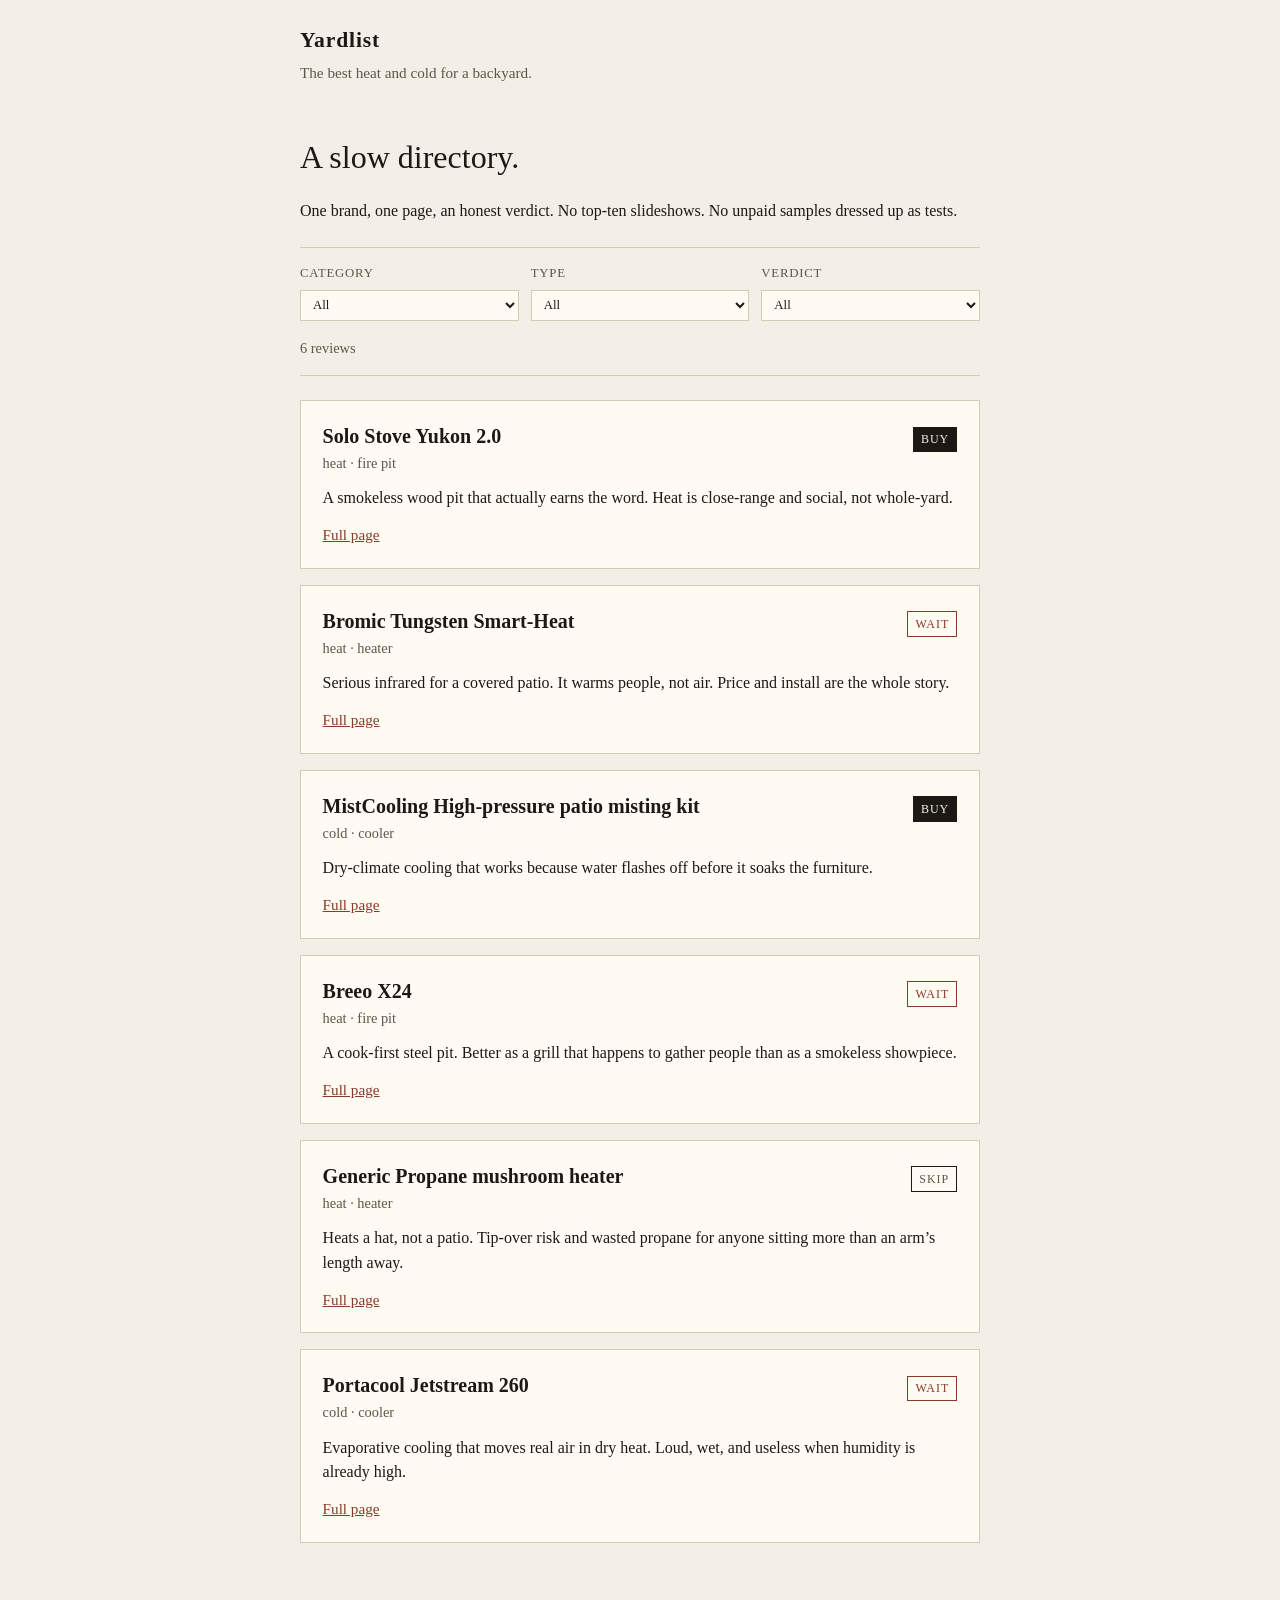
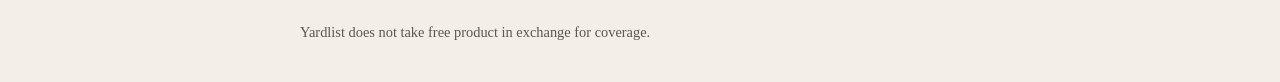
<file: index.html>
<!DOCTYPE html>
<html lang="en">
<head>
  <meta charset="UTF-8" />
  <meta name="viewport" content="width=device-width, initial-scale=1" />
  <title>Yardlist — honest heat and cold for the backyard</title>
  <meta name="description" content="Yardlist is a slow directory. One brand, one page, an honest verdict." />
  <link rel="stylesheet" href="styles.css" />
</head>
<body>
  <header class="site-header">
    <a class="logo" href="index.html">Yardlist</a>
    <p class="tagline">The best heat and cold for a backyard.</p>
  </header>
  <main>
    <section class="intro">
      <h1>A slow directory.</h1>
      <p>One brand, one page, an honest verdict. No top-ten slideshows. No unpaid samples dressed up as tests.</p>
    </section>
    <section class="filters" aria-label="Filter reviews">
      <label>Category
        <select id="filter-category">
          <option value="all">All</option>
          <option value="heat">Heat</option>
          <option value="cold">Cold</option>
        </select>
      </label>
      <label>Type
        <select id="filter-type">
          <option value="all">All</option>
          <option value="fire-pit">Fire pit</option>
          <option value="heater">Patio heater</option>
          <option value="cooler">Cooler</option>
        </select>
      </label>
      <label>Verdict
        <select id="filter-verdict">
          <option value="all">All</option>
          <option value="buy">Buy</option>
          <option value="wait">Wait</option>
          <option value="skip">Skip</option>
        </select>
      </label>
      <p class="filter-count" id="filter-count"></p>
    </section>
    <section class="reviews" id="reviews"></section>
  </main>
  <footer class="site-footer">
    <p>Yardlist does not take free product in exchange for coverage.</p>
  </footer>
  <script src="app.js"></script>
</body>
</html>
</file>
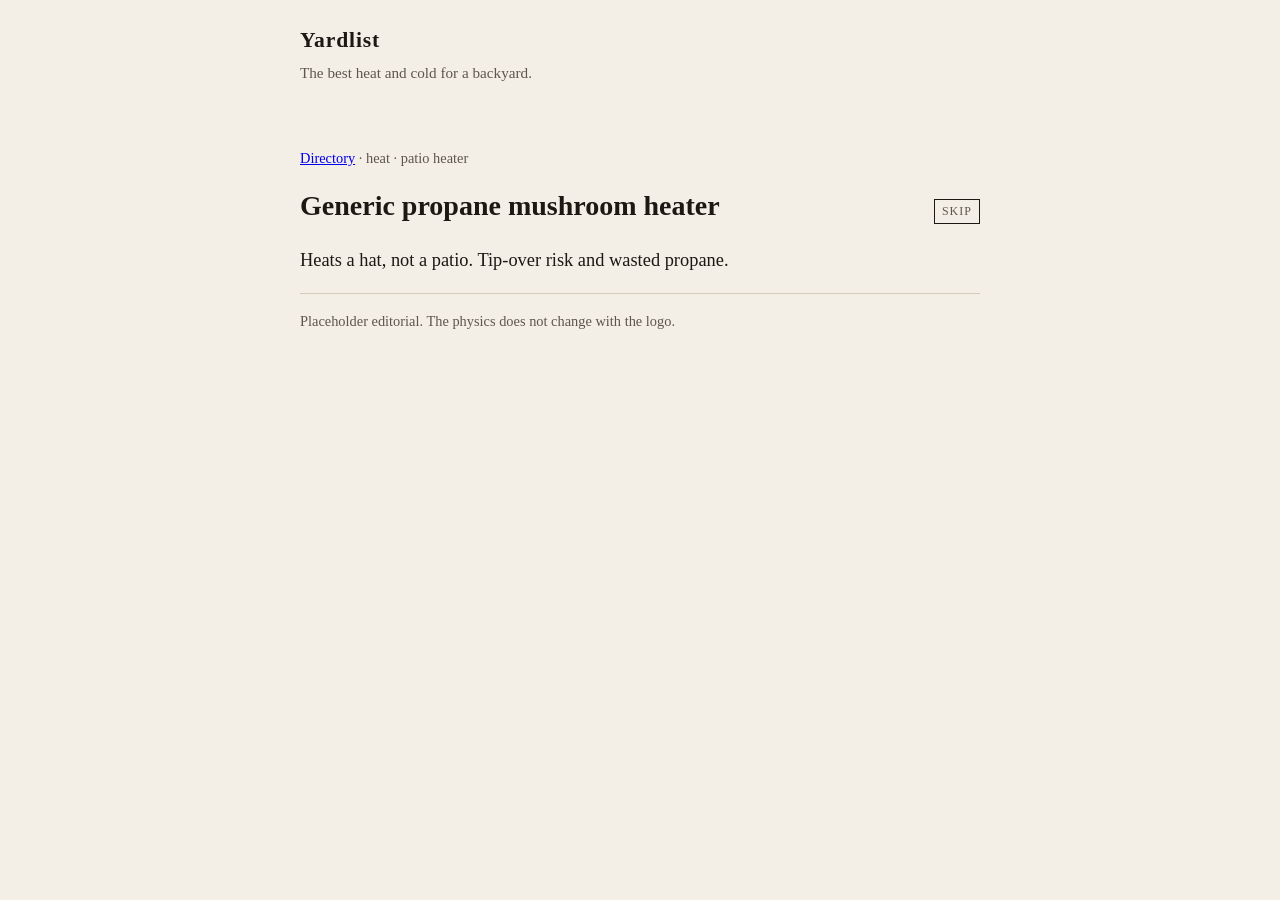
<file: reviews/amazon-mushroom-heater.html>
<!DOCTYPE html>
<html lang="en">
<head>
  <meta charset="UTF-8" />
  <meta name="viewport" content="width=device-width, initial-scale=1" />
  <title>Propane mushroom heater — skip — Yardlist</title>
  <link rel="stylesheet" href="../styles.css" />
</head>
<body>
  <header class="site-header">
    <a class="logo" href="../index.html">Yardlist</a>
    <p class="tagline">The best heat and cold for a backyard.</p>
  </header>
  <main>
    <p class="crumb"><a href="../index.html">Directory</a> · heat · patio heater</p>
    <article class="page">
      <header>
        <h1>Generic propane mushroom heater</h1>
        <span class="verdict skip">skip</span>
      </header>
      <p class="lede">Heats a hat, not a patio. Tip-over risk and wasted propane.</p>
      <p class="note">Placeholder editorial. The physics does not change with the logo.</p>
    </article>
  </main>
</body>
</html>
</file>
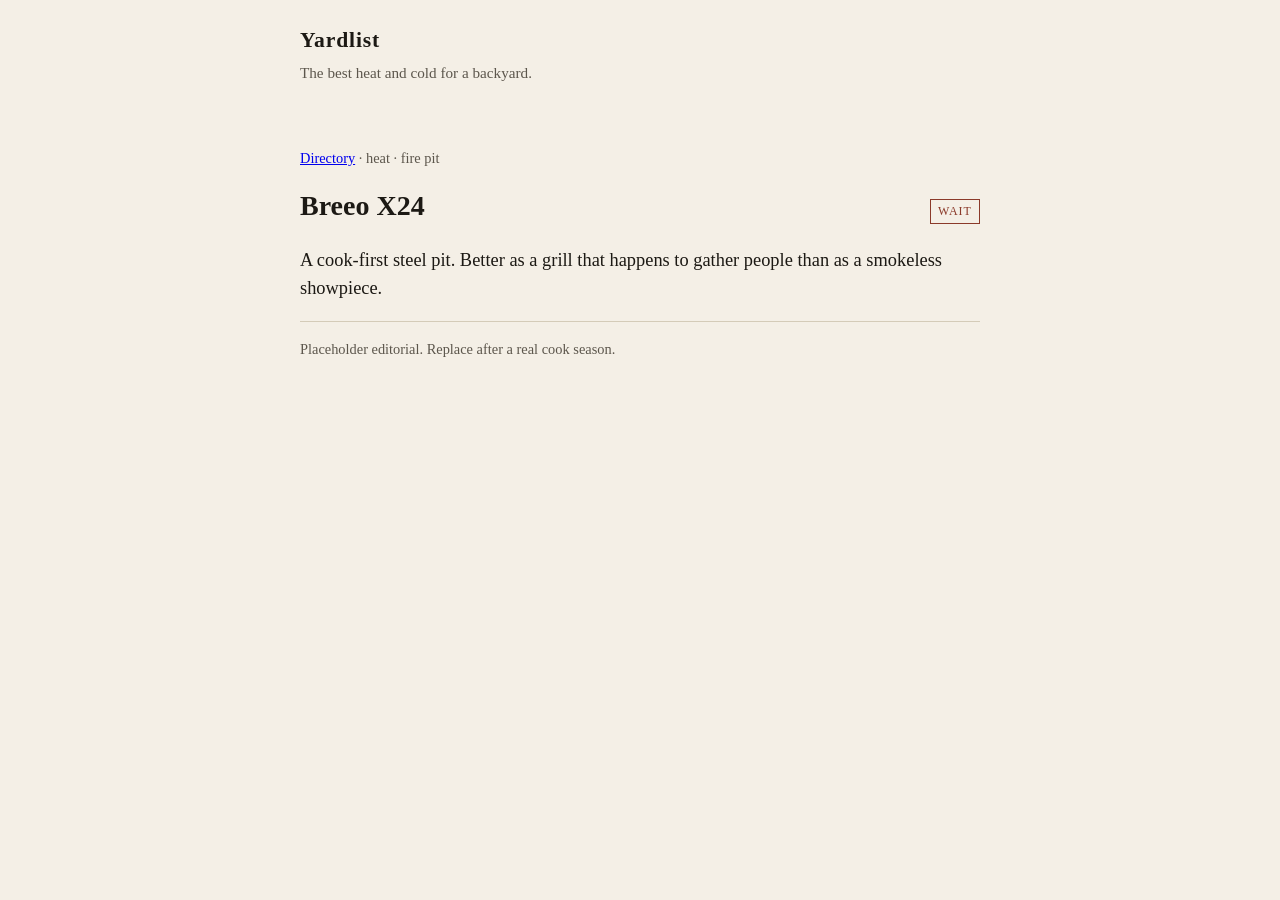
<file: reviews/breeo-x24.html>
<!DOCTYPE html>
<html lang="en">
<head>
  <meta charset="UTF-8" />
  <meta name="viewport" content="width=device-width, initial-scale=1" />
  <title>Breeo X24 — wait — Yardlist</title>
  <link rel="stylesheet" href="../styles.css" />
</head>
<body>
  <header class="site-header">
    <a class="logo" href="../index.html">Yardlist</a>
    <p class="tagline">The best heat and cold for a backyard.</p>
  </header>
  <main>
    <p class="crumb"><a href="../index.html">Directory</a> · heat · fire pit</p>
    <article class="page">
      <header>
        <h1>Breeo X24</h1>
        <span class="verdict wait">wait</span>
      </header>
      <p class="lede">A cook-first steel pit. Better as a grill that happens to gather people than as a smokeless showpiece.</p>
      <p class="note">Placeholder editorial. Replace after a real cook season.</p>
    </article>
  </main>
</body>
</html>
</file>
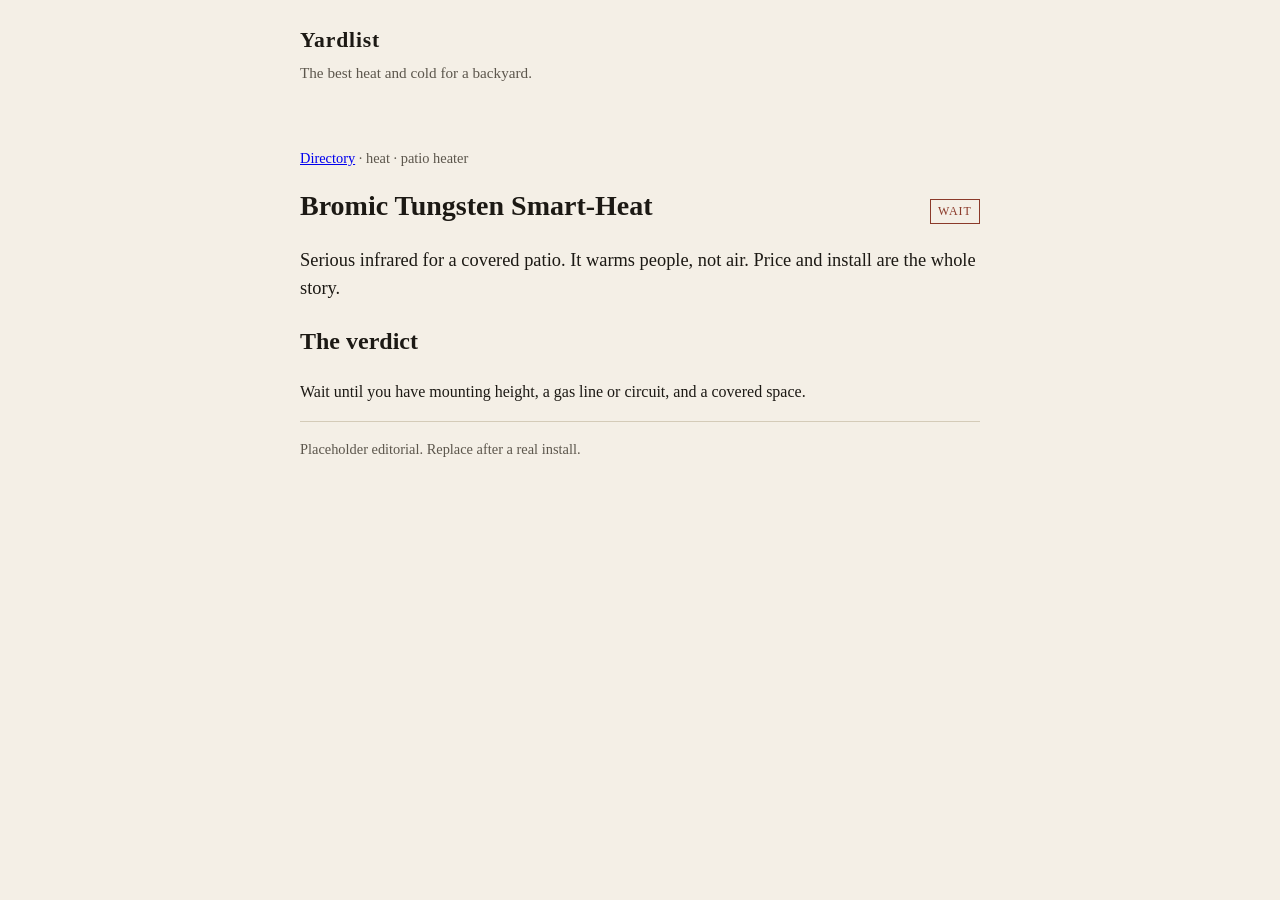
<file: reviews/bromic-tungsten.html>
<!DOCTYPE html>
<html lang="en">
<head>
  <meta charset="UTF-8" />
  <meta name="viewport" content="width=device-width, initial-scale=1" />
  <title>Bromic Tungsten Smart-Heat — wait — Yardlist</title>
  <link rel="stylesheet" href="../styles.css" />
</head>
<body>
  <header class="site-header">
    <a class="logo" href="../index.html">Yardlist</a>
    <p class="tagline">The best heat and cold for a backyard.</p>
  </header>
  <main>
    <p class="crumb"><a href="../index.html">Directory</a> · heat · patio heater</p>
    <article class="page">
      <header>
        <h1>Bromic Tungsten Smart-Heat</h1>
        <span class="verdict wait">wait</span>
      </header>
      <p class="lede">Serious infrared for a covered patio. It warms people, not air. Price and install are the whole story.</p>
      <h2>The verdict</h2>
      <p>Wait until you have mounting height, a gas line or circuit, and a covered space.</p>
      <p class="note">Placeholder editorial. Replace after a real install.</p>
    </article>
  </main>
</body>
</html>
</file>
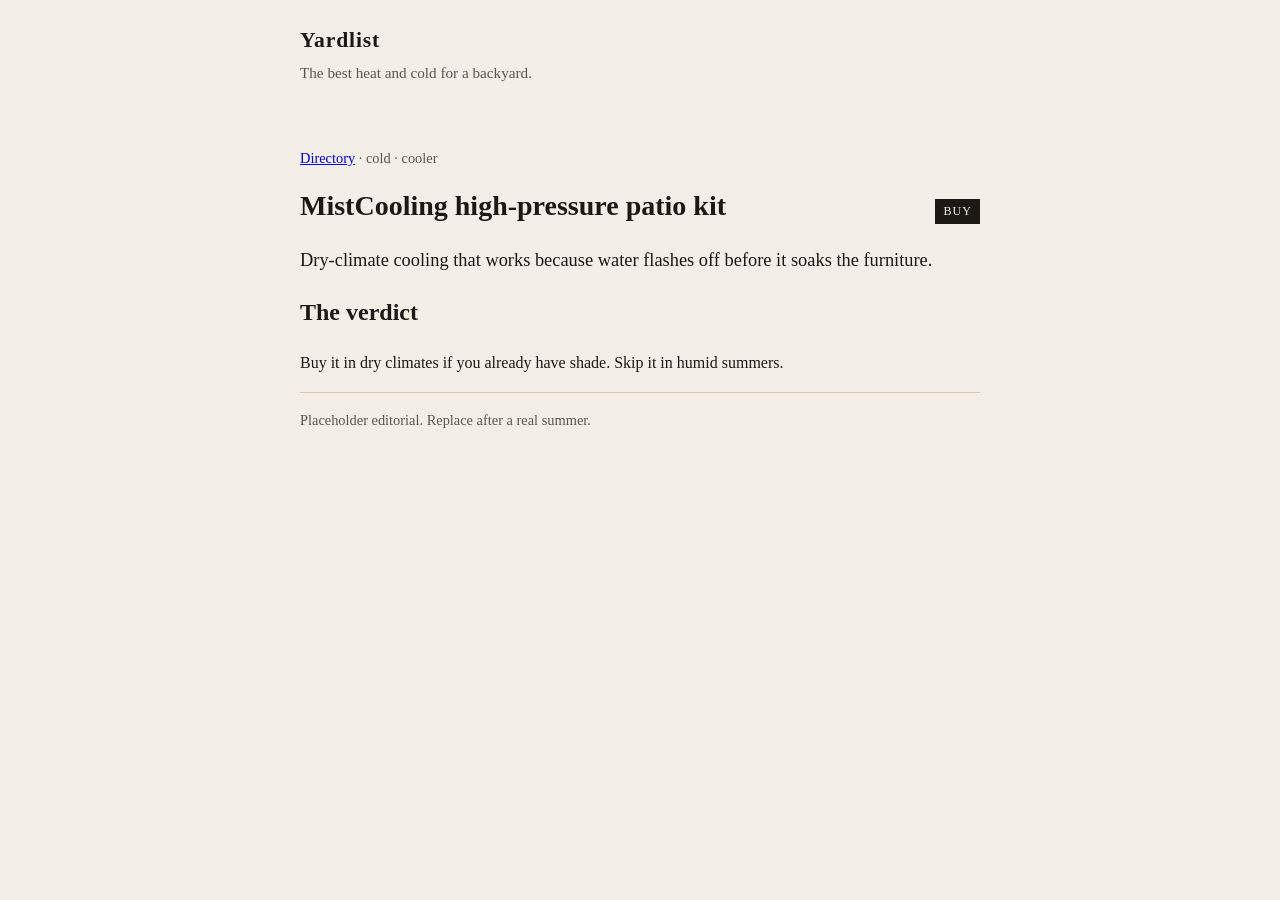
<file: reviews/mistcooling-patio.html>
<!DOCTYPE html>
<html lang="en">
<head>
  <meta charset="UTF-8" />
  <meta name="viewport" content="width=device-width, initial-scale=1" />
  <title>MistCooling patio kit — buy — Yardlist</title>
  <link rel="stylesheet" href="../styles.css" />
</head>
<body>
  <header class="site-header">
    <a class="logo" href="../index.html">Yardlist</a>
    <p class="tagline">The best heat and cold for a backyard.</p>
  </header>
  <main>
    <p class="crumb"><a href="../index.html">Directory</a> · cold · cooler</p>
    <article class="page">
      <header>
        <h1>MistCooling high-pressure patio kit</h1>
        <span class="verdict buy">buy</span>
      </header>
      <p class="lede">Dry-climate cooling that works because water flashes off before it soaks the furniture.</p>
      <h2>The verdict</h2>
      <p>Buy it in dry climates if you already have shade. Skip it in humid summers.</p>
      <p class="note">Placeholder editorial. Replace after a real summer.</p>
    </article>
  </main>
</body>
</html>
</file>
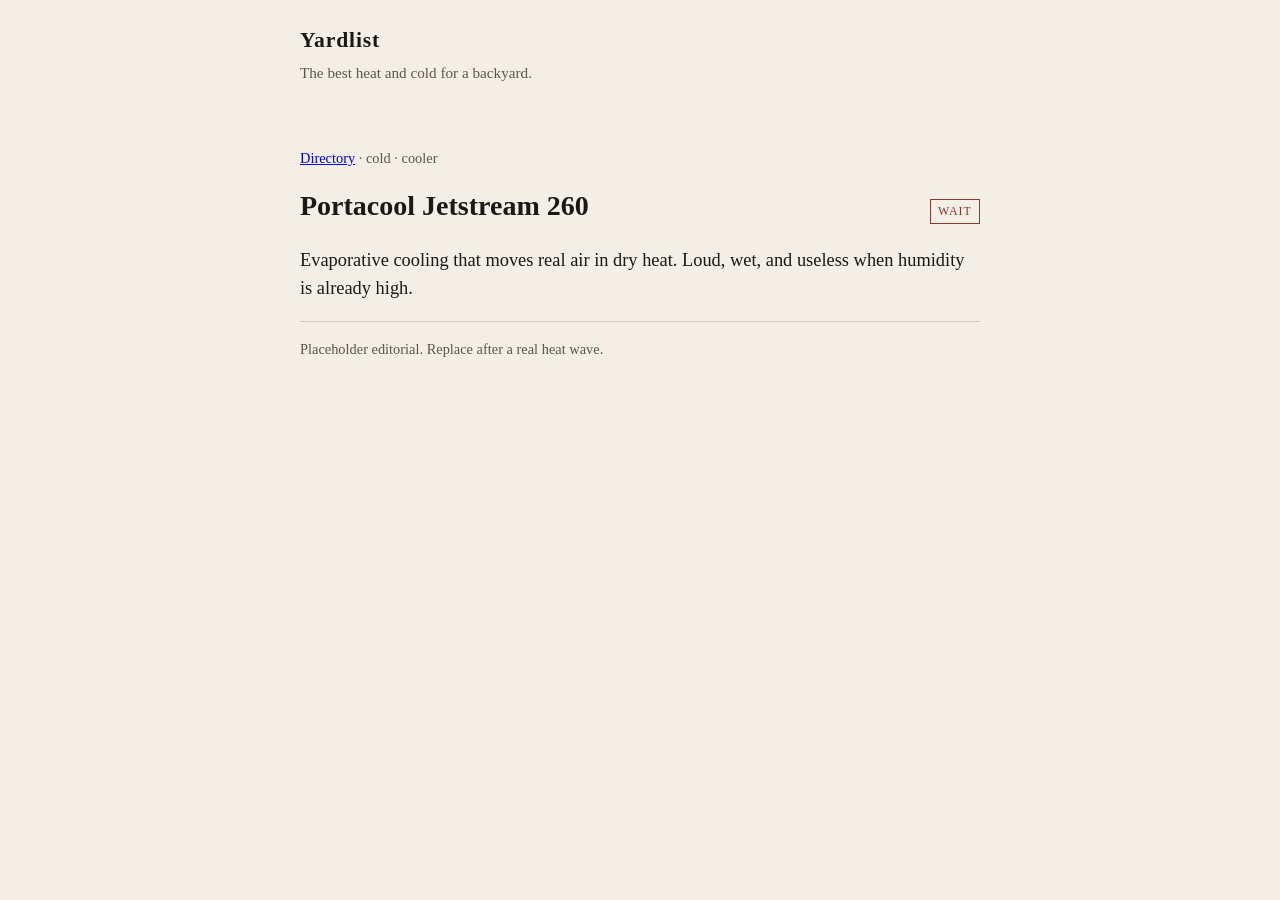
<file: reviews/portacool-jetstream.html>
<!DOCTYPE html>
<html lang="en">
<head>
  <meta charset="UTF-8" />
  <meta name="viewport" content="width=device-width, initial-scale=1" />
  <title>Portacool Jetstream 260 — wait — Yardlist</title>
  <link rel="stylesheet" href="../styles.css" />
</head>
<body>
  <header class="site-header">
    <a class="logo" href="../index.html">Yardlist</a>
    <p class="tagline">The best heat and cold for a backyard.</p>
  </header>
  <main>
    <p class="crumb"><a href="../index.html">Directory</a> · cold · cooler</p>
    <article class="page">
      <header>
        <h1>Portacool Jetstream 260</h1>
        <span class="verdict wait">wait</span>
      </header>
      <p class="lede">Evaporative cooling that moves real air in dry heat. Loud, wet, and useless when humidity is already high.</p>
      <p class="note">Placeholder editorial. Replace after a real heat wave.</p>
    </article>
  </main>
</body>
</html>
</file>
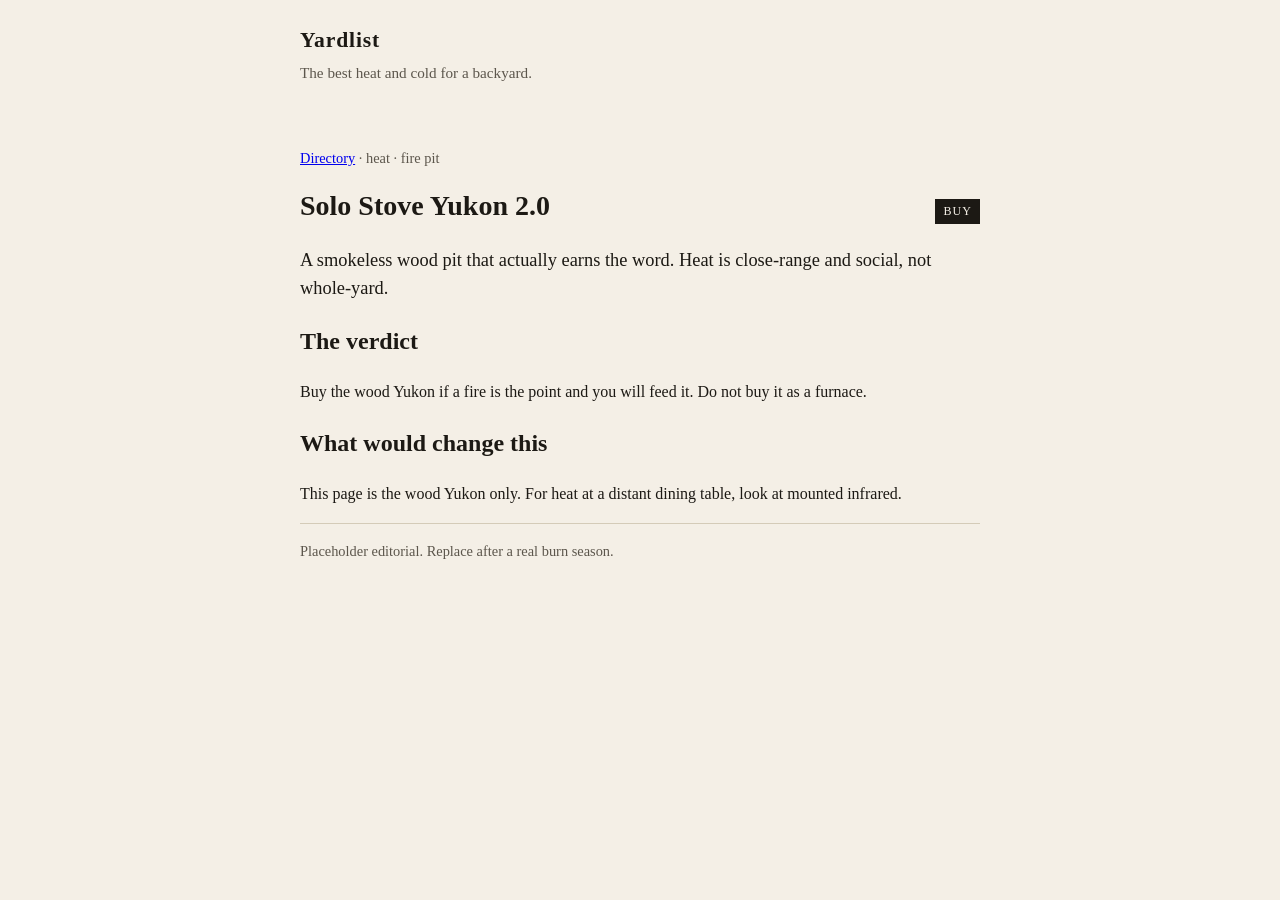
<file: reviews/solo-stove-yukon.html>
<!DOCTYPE html>
<html lang="en">
<head>
  <meta charset="UTF-8" />
  <meta name="viewport" content="width=device-width, initial-scale=1" />
  <title>Solo Stove Yukon 2.0 — buy — Yardlist</title>
  <link rel="stylesheet" href="../styles.css" />
</head>
<body>
  <header class="site-header">
    <a class="logo" href="../index.html">Yardlist</a>
    <p class="tagline">The best heat and cold for a backyard.</p>
  </header>
  <main>
    <p class="crumb"><a href="../index.html">Directory</a> · heat · fire pit</p>
    <article class="page">
      <header>
        <h1>Solo Stove Yukon 2.0</h1>
        <span class="verdict buy">buy</span>
      </header>
      <p class="lede">A smokeless wood pit that actually earns the word. Heat is close-range and social, not whole-yard.</p>
      <h2>The verdict</h2>
      <p>Buy the wood Yukon if a fire is the point and you will feed it. Do not buy it as a furnace.</p>
      <h2>What would change this</h2>
      <p>This page is the wood Yukon only. For heat at a distant dining table, look at mounted infrared.</p>
      <p class="note">Placeholder editorial. Replace after a real burn season.</p>
    </article>
  </main>
</body>
</html>
</file>
<file: styles.css>
:root {
  --bg: #f4efe6;
  --ink: #1c1914;
  --muted: #5c564c;
  --line: #d4cbb8;
  --card: #fffaf2;
  --accent: #8b3a2a;
}
* { box-sizing: border-box; }
body {
  margin: 0;
  font-family: Georgia, "Times New Roman", serif;
  background: var(--bg);
  color: var(--ink);
  line-height: 1.55;
}
.site-header, main, .site-footer {
  max-width: 720px;
  margin: 0 auto;
  padding: 1.5rem 1.25rem;
}
.logo {
  font-size: 1.35rem;
  letter-spacing: 0.04em;
  text-decoration: none;
  color: var(--ink);
  font-weight: 700;
}
.tagline { margin: 0.25rem 0 0; color: var(--muted); font-size: 0.95rem; }
.intro h1 { font-size: 2rem; font-weight: 400; margin: 0 0 0.5rem; }
.filters {
  display: grid;
  grid-template-columns: repeat(3, 1fr);
  gap: 0.75rem;
  margin: 1.5rem 0;
  padding: 1rem 0;
  border-top: 1px solid var(--line);
  border-bottom: 1px solid var(--line);
}
.filters label {
  display: flex;
  flex-direction: column;
  gap: 0.35rem;
  font-size: 0.8rem;
  color: var(--muted);
  text-transform: uppercase;
  letter-spacing: 0.06em;
}
select {
  font: inherit;
  padding: 0.4rem 0.5rem;
  border: 1px solid var(--line);
  background: var(--card);
  color: var(--ink);
}
.filter-count { grid-column: 1 / -1; margin: 0.25rem 0 0; font-size: 0.9rem; color: var(--muted); }
.review { background: var(--card); border: 1px solid var(--line); padding: 1.25rem 1.35rem; margin-bottom: 1rem; }
.review header { display: flex; justify-content: space-between; gap: 1rem; align-items: baseline; }
.review h2 { margin: 0; font-size: 1.25rem; font-weight: 600; }
.verdict {
  font-size: 0.75rem;
  letter-spacing: 0.08em;
  text-transform: uppercase;
  border: 1px solid var(--ink);
  padding: 0.15rem 0.45rem;
  white-space: nowrap;
}
.verdict.buy { background: var(--ink); color: var(--bg); }
.verdict.wait { color: var(--accent); border-color: var(--accent); }
.verdict.skip { color: var(--muted); }
.meta { margin: 0.35rem 0 0.85rem; color: var(--muted); font-size: 0.9rem; }
.review p { margin: 0 0 0.75rem; }
.review p:last-child { margin-bottom: 0; }
.empty { color: var(--muted); font-style: italic; }
.review h2 a { color: inherit; text-decoration: none; }
.review h2 a:hover { text-decoration: underline; }
.more { color: var(--accent); font-size: 0.95rem; }
.crumb { color: var(--muted); font-size: 0.9rem; }
.page header { display: flex; justify-content: space-between; gap: 1rem; align-items: baseline; }
.page h1 { margin: 0; font-size: 1.75rem; font-weight: 600; }
.lede { font-size: 1.15rem; }
.note { color: var(--muted); font-size: 0.9rem; border-top: 1px solid var(--line); padding-top: 1rem; }
.site-footer { color: var(--muted); font-size: 0.9rem; }
@media (max-width: 560px) { .filters { grid-template-columns: 1fr; } }
</file>
